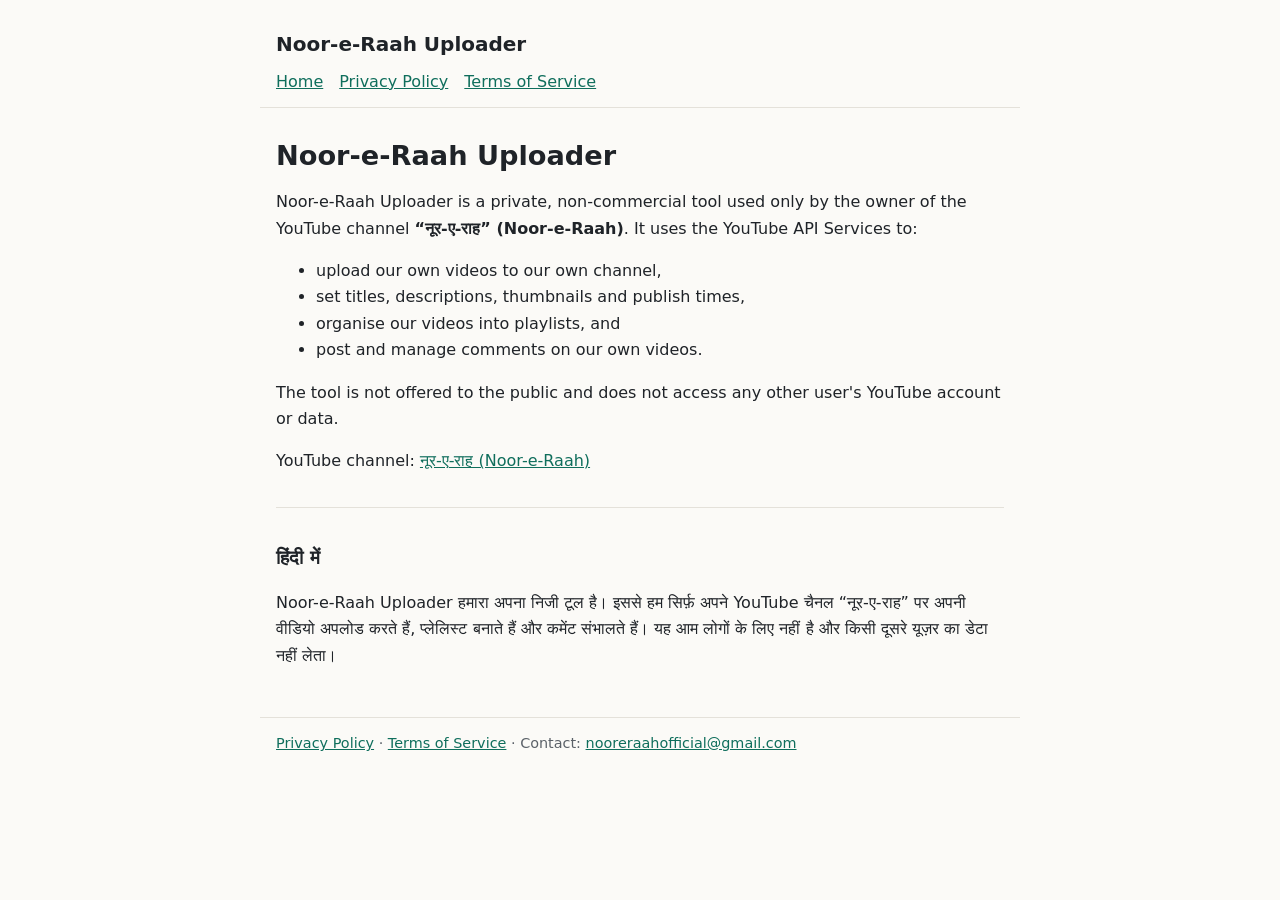
<file: index.html>
<!doctype html>
<html lang="en">
<head>
<meta charset="utf-8">
<meta name="viewport" content="width=device-width, initial-scale=1">
<title>Noor-e-Raah Uploader</title>
<meta name="description" content="Noor-e-Raah Uploader: a private tool to manage videos, playlists and comments on our own YouTube channel.">
<link rel="stylesheet" href="style.css">
</head>
<body>
<header>
  <a class="brand" href="index.html">Noor-e-Raah Uploader</a>
  <nav><a href="index.html">Home</a><a href="privacy.html">Privacy Policy</a><a href="terms.html">Terms of Service</a></nav>
</header>
<main>
  <h1>Noor-e-Raah Uploader</h1>
  <p>Noor-e-Raah Uploader is a private, non-commercial tool used only by the owner of the YouTube channel <strong>“नूर-ए-राह” (Noor-e-Raah)</strong>. It uses the YouTube API Services to:</p>
  <ul>
    <li>upload our own videos to our own channel,</li>
    <li>set titles, descriptions, thumbnails and publish times,</li>
    <li>organise our videos into playlists, and</li>
    <li>post and manage comments on our own videos.</li>
  </ul>
  <p>The tool is not offered to the public and does not access any other user's YouTube account or data.</p>
  <p>YouTube channel: <a id="channel-link" href="https://www.youtube.com/@NoorERaahHindi">नूर-ए-राह (Noor-e-Raah)</a></p>

  <hr>
  <h2 lang="hi">हिंदी में</h2>
  <p lang="hi">Noor-e-Raah Uploader हमारा अपना निजी टूल है। इससे हम सिर्फ़ अपने YouTube चैनल “नूर-ए-राह” पर अपनी वीडियो अपलोड करते हैं, प्लेलिस्ट बनाते हैं और कमेंट संभालते हैं। यह आम लोगों के लिए नहीं है और किसी दूसरे यूज़र का डेटा नहीं लेता।</p>
</main>
<footer>
  <a href="privacy.html">Privacy Policy</a> · <a href="terms.html">Terms of Service</a> · Contact: <a href="mailto:nooreraahofficial@gmail.com">nooreraahofficial@gmail.com</a>
</footer>
</body>
</html>
</file>
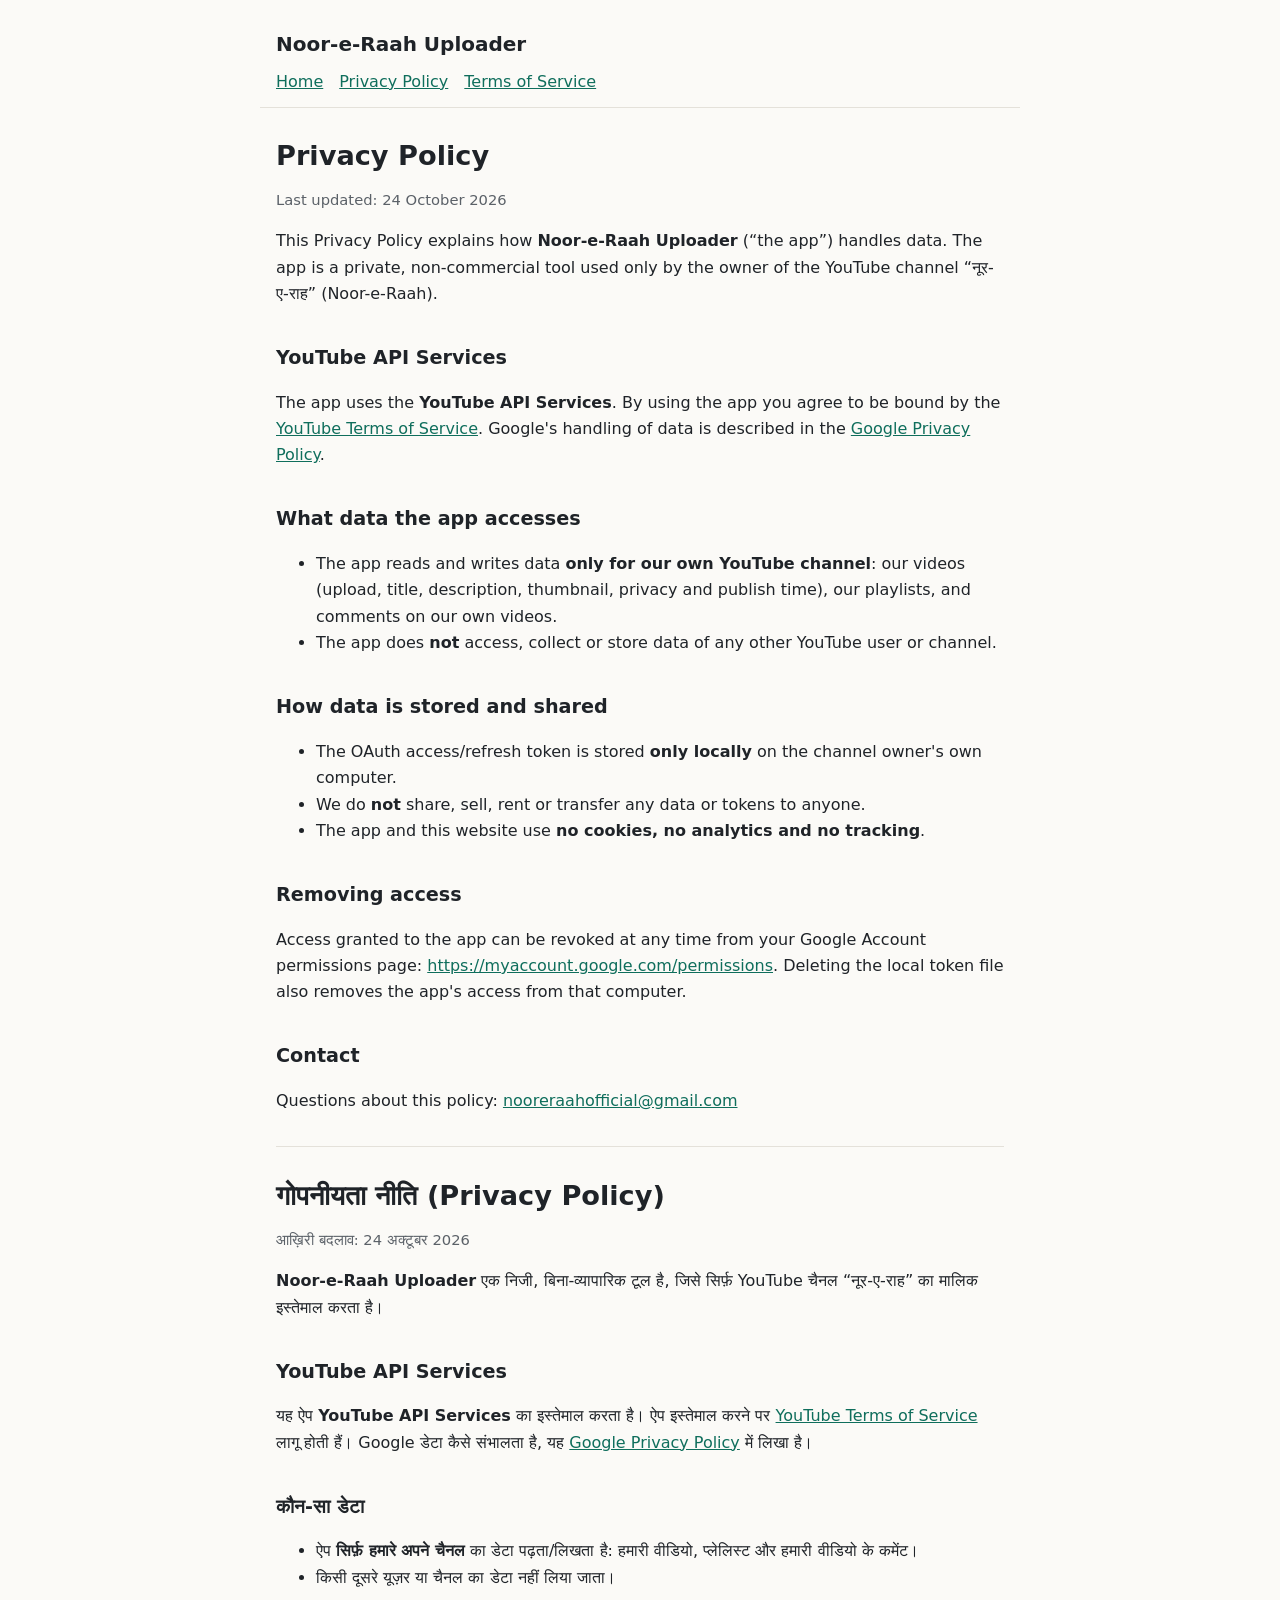
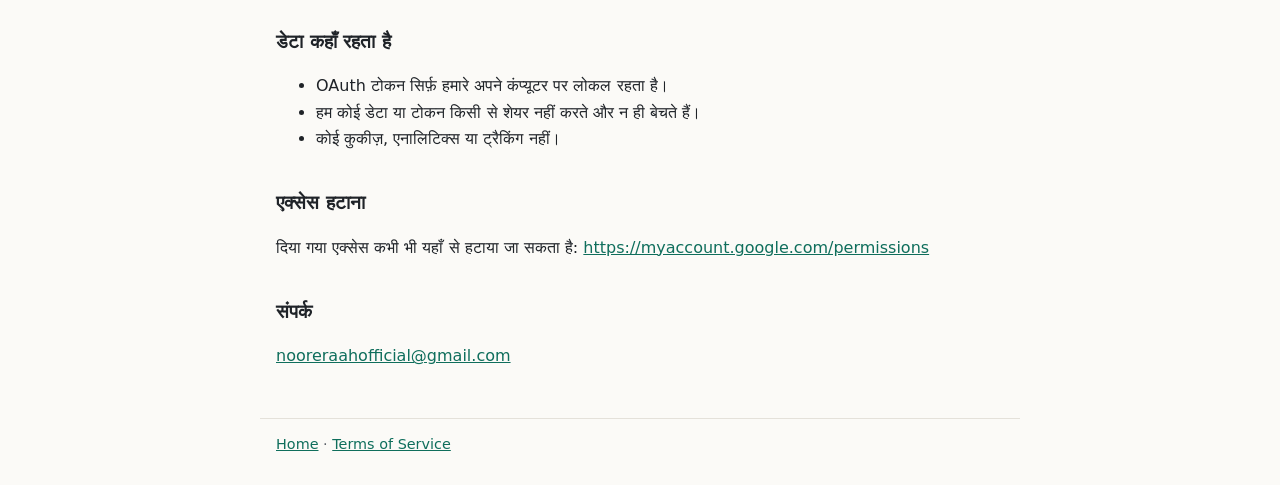
<file: privacy.html>
<!doctype html>
<html lang="en">
<head>
<meta charset="utf-8">
<meta name="viewport" content="width=device-width, initial-scale=1">
<title>Privacy Policy</title>
<meta name="description" content="Privacy Policy for Noor-e-Raah Uploader.">
<link rel="stylesheet" href="style.css">
</head>
<body>
<header>
  <a class="brand" href="index.html">Noor-e-Raah Uploader</a>
  <nav><a href="index.html">Home</a><a href="privacy.html">Privacy Policy</a><a href="terms.html">Terms of Service</a></nav>
</header>
<main>
  <h1>Privacy Policy</h1>
  <p class="muted">Last updated: 24 October 2026</p>

  <p>This Privacy Policy explains how <strong>Noor-e-Raah Uploader</strong> (“the app”) handles data. The app is a private, non-commercial tool used only by the owner of the YouTube channel “नूर-ए-राह” (Noor-e-Raah).</p>

  <h2>YouTube API Services</h2>
  <p>The app uses the <strong>YouTube API Services</strong>. By using the app you agree to be bound by the <a href="https://www.youtube.com/t/terms">YouTube Terms of Service</a>. Google's handling of data is described in the <a href="https://policies.google.com/privacy">Google Privacy Policy</a>.</p>

  <h2>What data the app accesses</h2>
  <ul>
    <li>The app reads and writes data <strong>only for our own YouTube channel</strong>: our videos (upload, title, description, thumbnail, privacy and publish time), our playlists, and comments on our own videos.</li>
    <li>The app does <strong>not</strong> access, collect or store data of any other YouTube user or channel.</li>
  </ul>

  <h2>How data is stored and shared</h2>
  <ul>
    <li>The OAuth access/refresh token is stored <strong>only locally</strong> on the channel owner's own computer.</li>
    <li>We do <strong>not</strong> share, sell, rent or transfer any data or tokens to anyone.</li>
    <li>The app and this website use <strong>no cookies, no analytics and no tracking</strong>.</li>
  </ul>

  <h2>Removing access</h2>
  <p>Access granted to the app can be revoked at any time from your Google Account permissions page: <a href="https://myaccount.google.com/permissions">https://myaccount.google.com/permissions</a>. Deleting the local token file also removes the app's access from that computer.</p>

  <h2>Contact</h2>
  <p>Questions about this policy: <a href="mailto:nooreraahofficial@gmail.com">nooreraahofficial@gmail.com</a></p>

  <hr>

  <section lang="hi">
  <h1>गोपनीयता नीति (Privacy Policy)</h1>
  <p class="muted">आख़िरी बदलाव: 24 अक्टूबर 2026</p>
  <p><strong>Noor-e-Raah Uploader</strong> एक निजी, बिना-व्यापारिक टूल है, जिसे सिर्फ़ YouTube चैनल “नूर-ए-राह” का मालिक इस्तेमाल करता है।</p>

  <h2>YouTube API Services</h2>
  <p>यह ऐप <strong>YouTube API Services</strong> का इस्तेमाल करता है। ऐप इस्तेमाल करने पर <a href="https://www.youtube.com/t/terms">YouTube Terms of Service</a> लागू होती हैं। Google डेटा कैसे संभालता है, यह <a href="https://policies.google.com/privacy">Google Privacy Policy</a> में लिखा है।</p>

  <h2>कौन-सा डेटा</h2>
  <ul>
    <li>ऐप <strong>सिर्फ़ हमारे अपने चैनल</strong> का डेटा पढ़ता/लिखता है: हमारी वीडियो, प्लेलिस्ट और हमारी वीडियो के कमेंट।</li>
    <li>किसी दूसरे यूज़र या चैनल का डेटा नहीं लिया जाता।</li>
  </ul>

  <h2>डेटा कहाँ रहता है</h2>
  <ul>
    <li>OAuth टोकन सिर्फ़ हमारे अपने कंप्यूटर पर लोकल रहता है।</li>
    <li>हम कोई डेटा या टोकन किसी से शेयर नहीं करते और न ही बेचते हैं।</li>
    <li>कोई कुकीज़, एनालिटिक्स या ट्रैकिंग नहीं।</li>
  </ul>

  <h2>एक्सेस हटाना</h2>
  <p>दिया गया एक्सेस कभी भी यहाँ से हटाया जा सकता है: <a href="https://myaccount.google.com/permissions">https://myaccount.google.com/permissions</a></p>

  <h2>संपर्क</h2>
  <p><a href="mailto:nooreraahofficial@gmail.com">nooreraahofficial@gmail.com</a></p>
  </section>
</main>
<footer>
  <a href="index.html">Home</a> · <a href="terms.html">Terms of Service</a>
</footer>
</body>
</html>
</file>
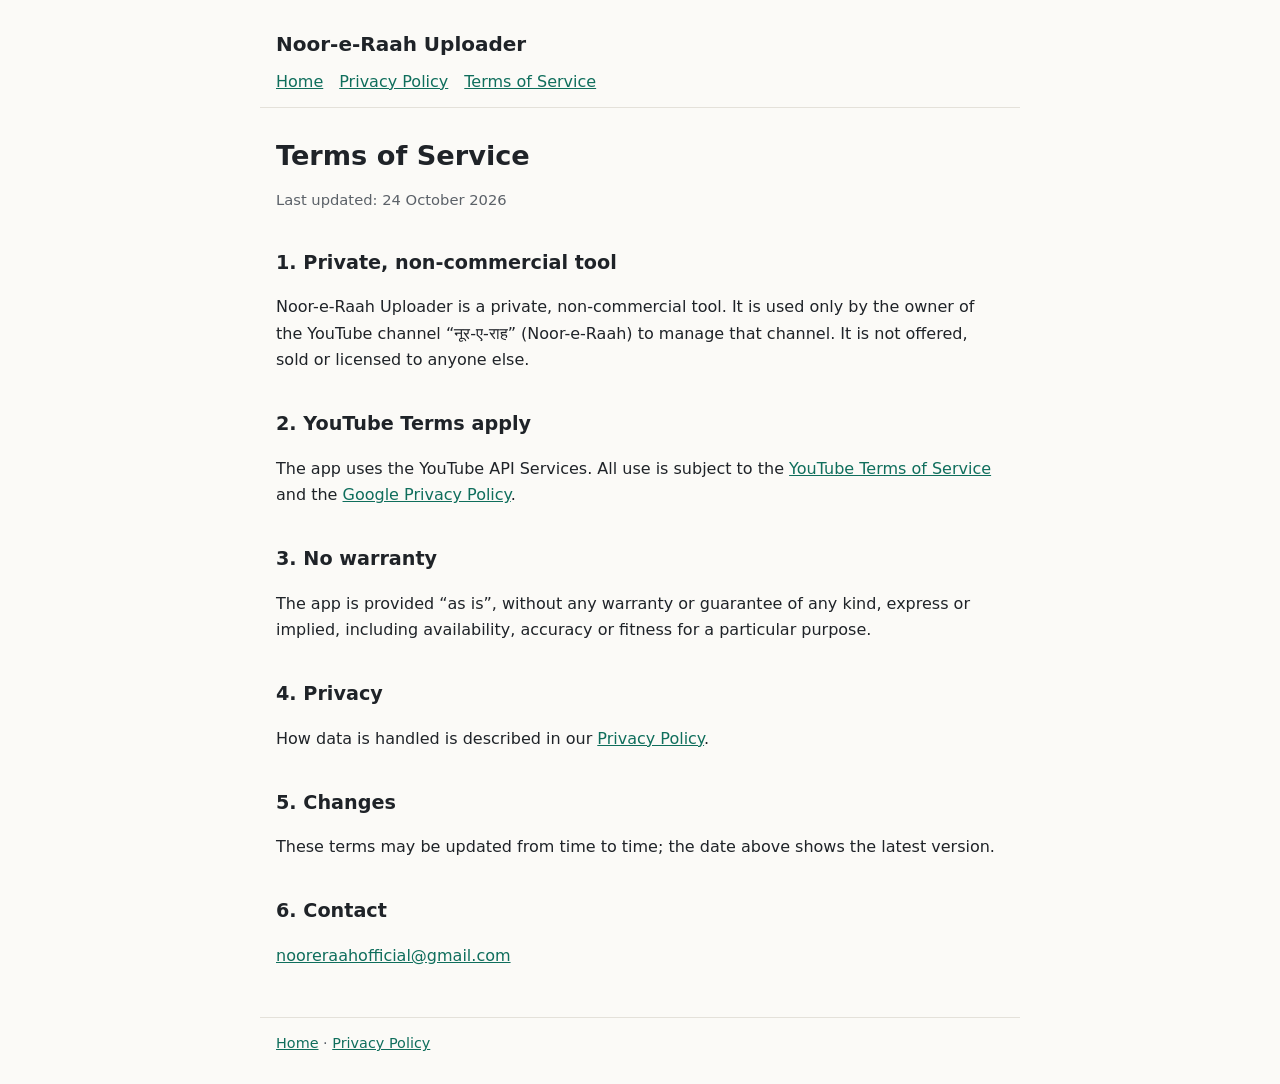
<file: terms.html>
<!doctype html>
<html lang="en">
<head>
<meta charset="utf-8">
<meta name="viewport" content="width=device-width, initial-scale=1">
<title>Terms of Service</title>
<meta name="description" content="Terms of Service for Noor-e-Raah Uploader.">
<link rel="stylesheet" href="style.css">
</head>
<body>
<header>
  <a class="brand" href="index.html">Noor-e-Raah Uploader</a>
  <nav><a href="index.html">Home</a><a href="privacy.html">Privacy Policy</a><a href="terms.html">Terms of Service</a></nav>
</header>
<main>
  <h1>Terms of Service</h1>
  <p class="muted">Last updated: 24 October 2026</p>

  <h2>1. Private, non-commercial tool</h2>
  <p>Noor-e-Raah Uploader is a private, non-commercial tool. It is used only by the owner of the YouTube channel “नूर-ए-राह” (Noor-e-Raah) to manage that channel. It is not offered, sold or licensed to anyone else.</p>

  <h2>2. YouTube Terms apply</h2>
  <p>The app uses the YouTube API Services. All use is subject to the <a href="https://www.youtube.com/t/terms">YouTube Terms of Service</a> and the <a href="https://policies.google.com/privacy">Google Privacy Policy</a>.</p>

  <h2>3. No warranty</h2>
  <p>The app is provided “as is”, without any warranty or guarantee of any kind, express or implied, including availability, accuracy or fitness for a particular purpose.</p>

  <h2>4. Privacy</h2>
  <p>How data is handled is described in our <a href="privacy.html">Privacy Policy</a>.</p>

  <h2>5. Changes</h2>
  <p>These terms may be updated from time to time; the date above shows the latest version.</p>

  <h2>6. Contact</h2>
  <p><a href="mailto:nooreraahofficial@gmail.com">nooreraahofficial@gmail.com</a></p>
</main>
<footer>
  <a href="index.html">Home</a> · <a href="privacy.html">Privacy Policy</a>
</footer>
</body>
</html>
</file>
<file: style.css>
:root { --bg: #fbfaf7; --fg: #1f2328; --muted: #5b6168; --accent: #0f6e5c; --line: #e4e1da; }
@media (prefers-color-scheme: dark) { :root { --bg: #15181c; --fg: #e8e6e1; --muted: #a3a8ae; --accent: #5cc7ae; --line: #2b3036; } }
* { box-sizing: border-box; }
body { margin: 0; background: var(--bg); color: var(--fg); font: 16px/1.65 system-ui, -apple-system, "Segoe UI", "Noto Sans Devanagari", sans-serif; }
header, main, footer { max-width: 760px; margin: 0 auto; padding: 0 16px; }
header { padding-top: 28px; padding-bottom: 12px; border-bottom: 1px solid var(--line); }
header .brand { font-weight: 700; font-size: 1.25rem; text-decoration: none; color: var(--fg); }
nav { margin-top: 8px; display: flex; gap: 16px; flex-wrap: wrap; }
nav a, main a, footer a { color: var(--accent); }
main { padding-top: 20px; padding-bottom: 32px; }
h1 { font-size: 1.7rem; line-height: 1.25; margin: 0.4em 0; }
h2 { font-size: 1.2rem; margin-top: 1.8em; }
.muted { color: var(--muted); font-size: 0.92rem; }
hr { border: 0; border-top: 1px solid var(--line); margin: 2rem 0; }
footer { border-top: 1px solid var(--line); padding-top: 14px; padding-bottom: 28px; color: var(--muted); font-size: 0.9rem; }
</file>
